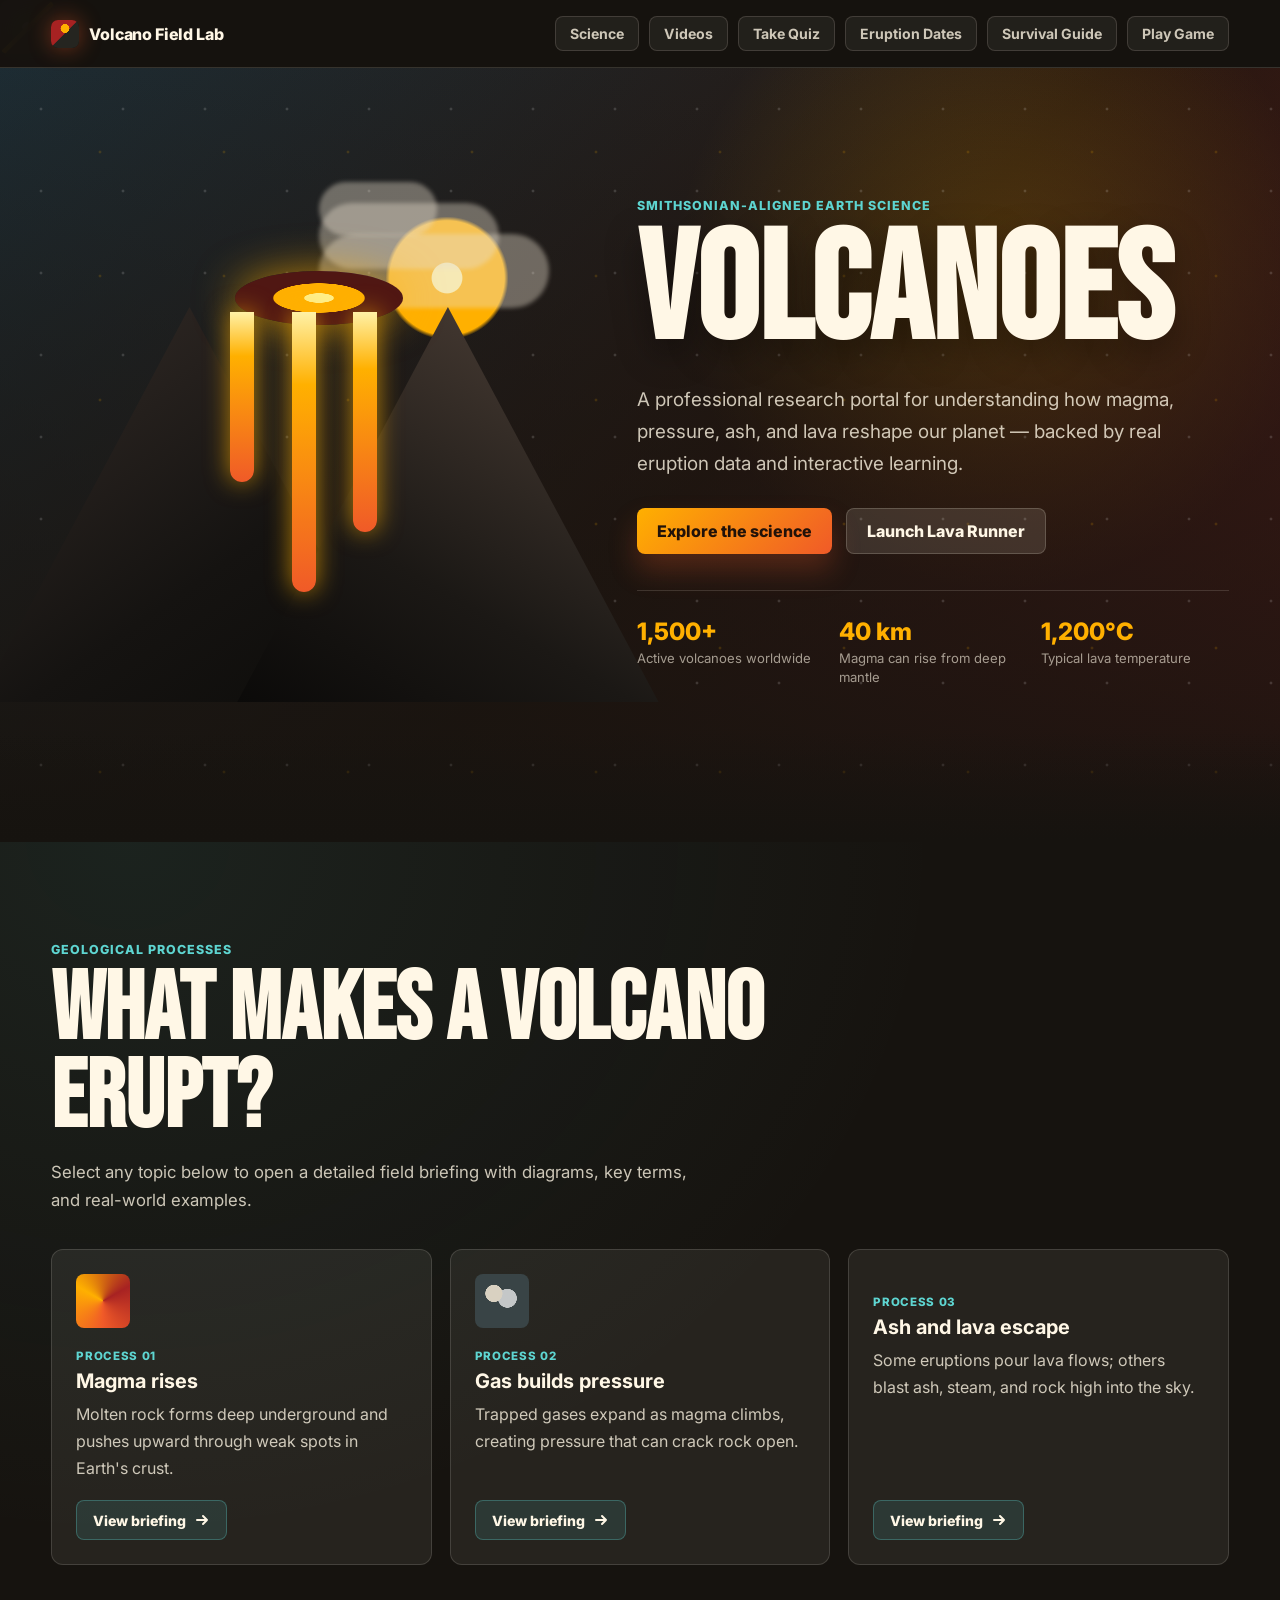
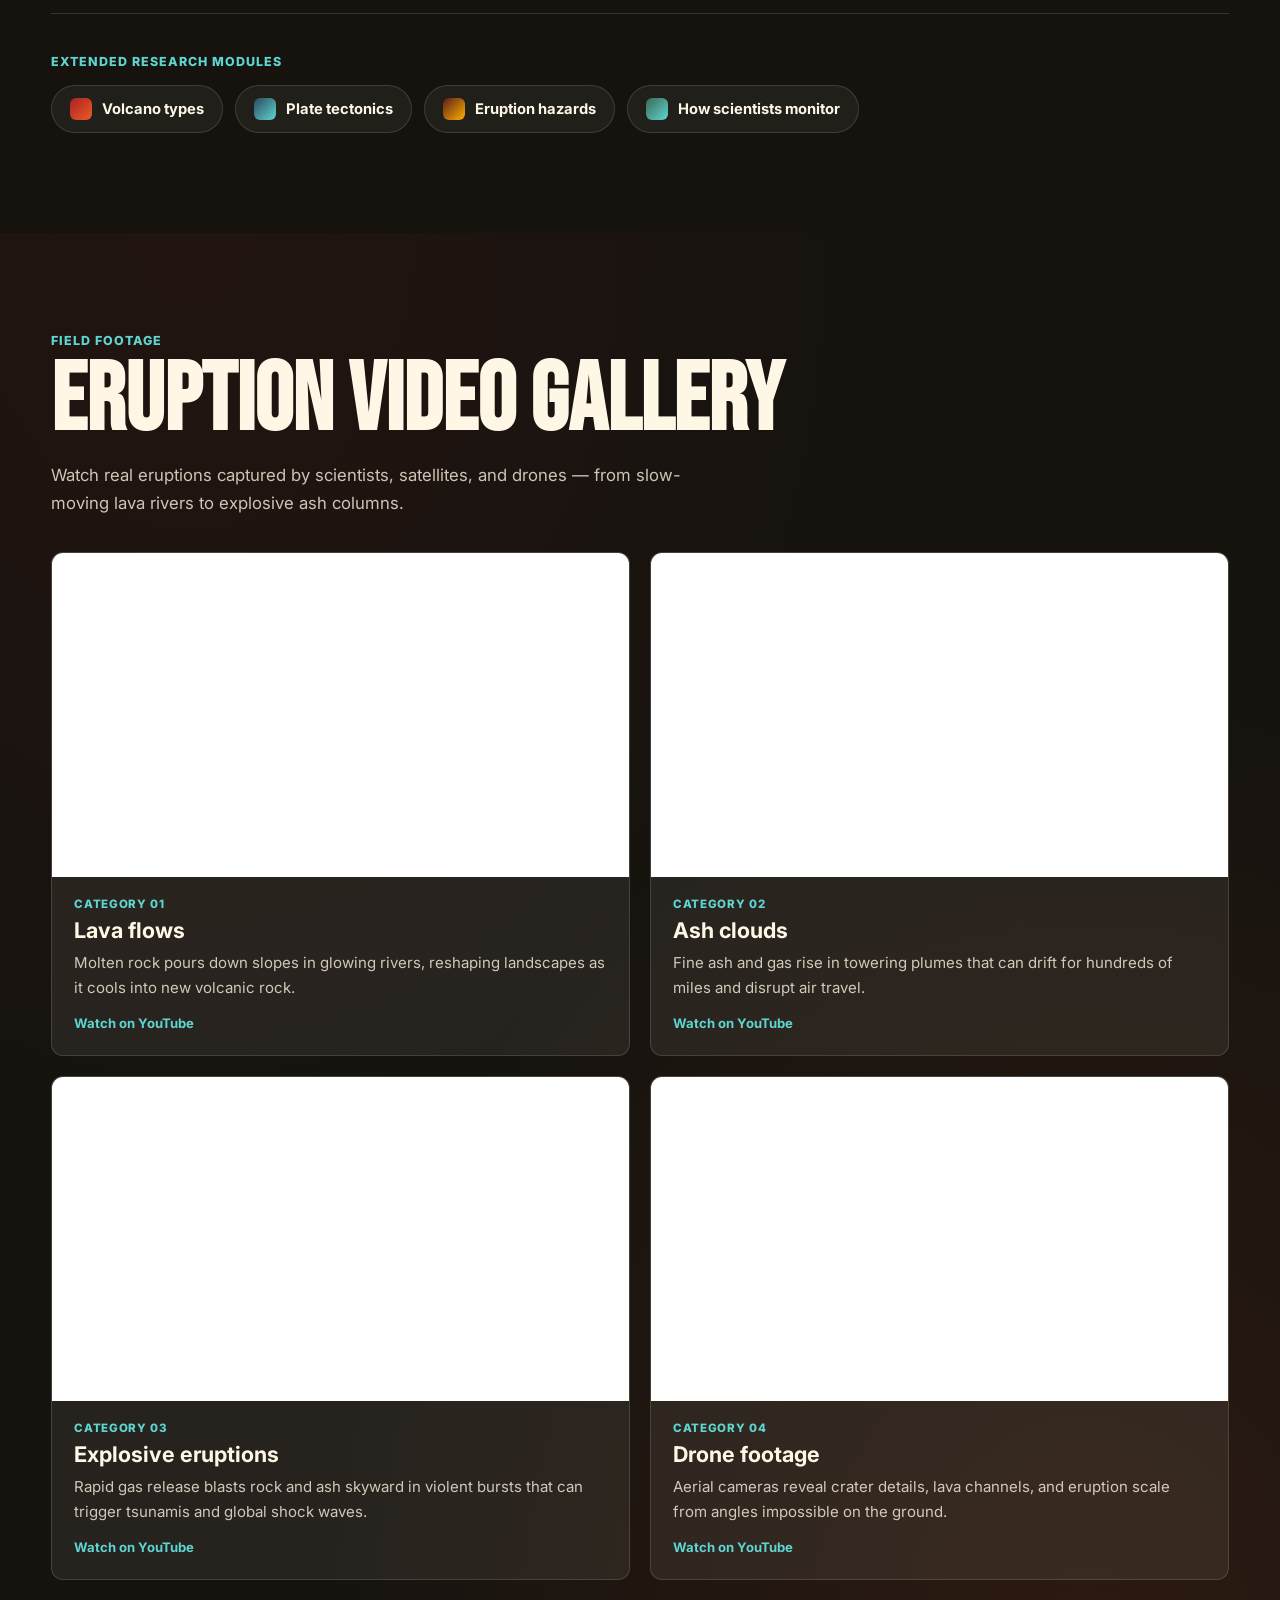
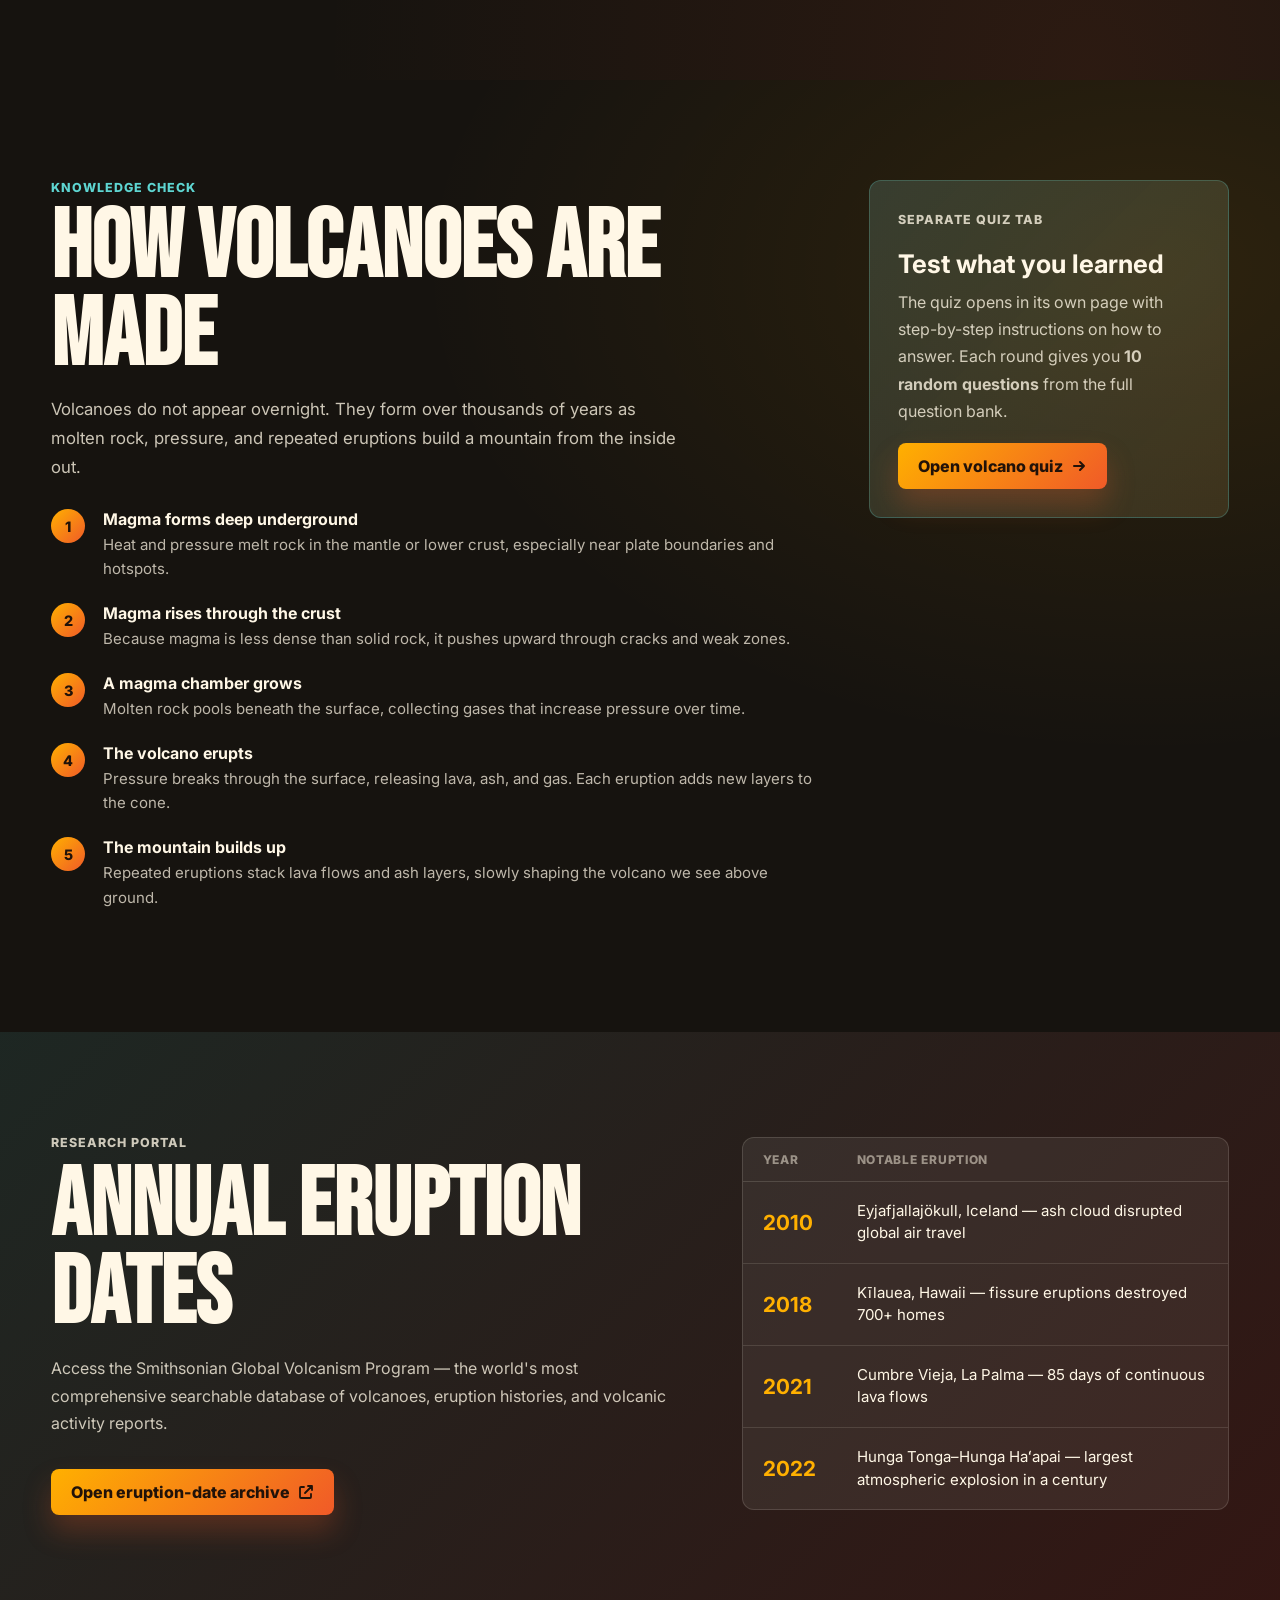
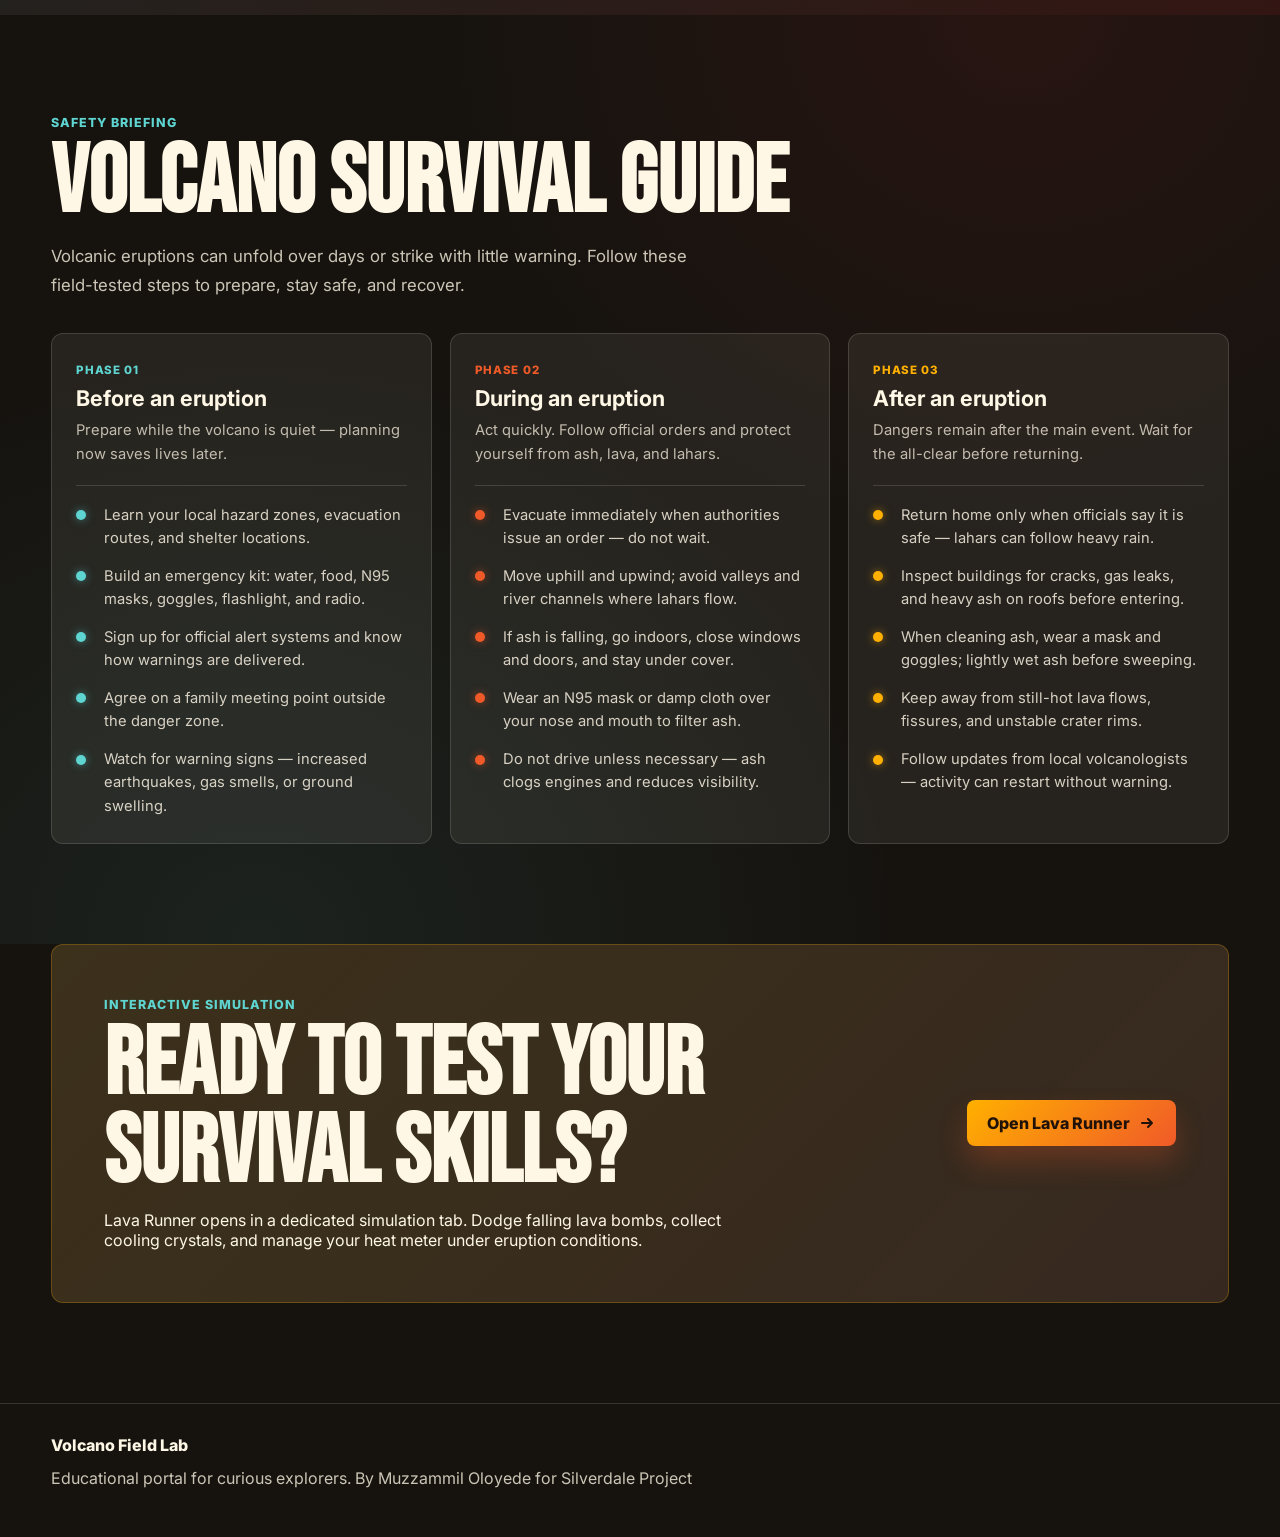
<file: index.html>
<!DOCTYPE html>
<html lang="en">
<head>
  <meta charset="UTF-8" />
  <meta name="viewport" content="width=device-width, initial-scale=1.0" />
  <title>Volcano Field Lab — Earth Science Research Portal</title>
  <link rel="preconnect" href="https://fonts.googleapis.com">
  <link rel="preconnect" href="https://fonts.gstatic.com" crossorigin>
  <link href="https://fonts.googleapis.com/css2?family=Bebas+Neue&family=Inter:wght@400;500;600;700;800&display=swap" rel="stylesheet">
  <link rel="stylesheet" href="styles.css" />
</head>
<body>
  <header class="site-header">
    <a class="brand" href="index.html" aria-label="Volcano Field Lab home">
      <span class="brand-mark"></span>
      <span>Volcano Field Lab</span>
    </a>
    <nav aria-label="Main navigation">
      <a href="#science" class="nav-link">Science</a>
      <a href="#gallery" class="nav-link">Videos</a>
      <a href="quiz.html" class="nav-link">Take Quiz</a>
      <a href="#archive" class="nav-link">Eruption Dates</a>
      <a href="#survival" class="nav-link">Survival Guide</a>
      <a href="game.html" class="nav-link">Play Game</a>
    </nav>
  </header>

  <main id="top">
    <section class="hero" aria-labelledby="hero-title">
      <div class="ash"></div>
      <div class="hero-art" aria-hidden="true">
        <div class="sun"></div>
        <div class="volcano">
          <div class="smoke smoke-one"></div>
          <div class="smoke smoke-two"></div>
          <div class="smoke smoke-three"></div>
          <div class="cone cone-left"></div>
          <div class="cone cone-right"></div>
          <div class="crater"></div>
          <div class="lava lava-one"></div>
          <div class="lava lava-two"></div>
          <div class="lava lava-three"></div>
        </div>
      </div>
      <div class="hero-copy">
        <p class="eyebrow">Smithsonian-aligned earth science</p>
        <h1 id="hero-title">Volcanoes</h1>
        <p>
          A professional research portal for understanding how magma, pressure, ash,
          and lava reshape our planet — backed by real eruption data and interactive learning.
        </p>
        <div class="hero-actions">
          <a class="button primary" href="#science">Explore the science</a>
          <a class="button secondary" href="game.html">Launch Lava Runner</a>
        </div>
        <div class="hero-stats" aria-label="Quick facts">
          <div class="stat">
            <strong>1,500+</strong>
            <span>Active volcanoes worldwide</span>
          </div>
          <div class="stat">
            <strong>40 km</strong>
            <span>Magma can rise from deep mantle</span>
          </div>
          <div class="stat">
            <strong>1,200°C</strong>
            <span>Typical lava temperature</span>
          </div>
        </div>
      </div>
    </section>

    <section id="science" class="section science-section" aria-labelledby="science-title">
      <div class="section-heading">
        <p class="eyebrow">Geological processes</p>
        <h2 id="science-title">What makes a volcano erupt?</h2>
        <p class="section-lead">
          Select any topic below to open a detailed field briefing with diagrams,
          key terms, and real-world examples.
        </p>
      </div>
      <div class="feature-grid">
        <article class="feature-card" data-topic="magma">
          <span class="feature-icon magma"></span>
          <div class="feature-meta">
            <span class="feature-tag">Process 01</span>
            <h3>Magma rises</h3>
          </div>
          <p>Molten rock forms deep underground and pushes upward through weak spots in Earth's crust.</p>
          <button class="button info-btn" type="button" data-open="magma" aria-haspopup="dialog">
            <span>View briefing</span>
            <svg width="16" height="16" viewBox="0 0 16 16" fill="none" aria-hidden="true"><path d="M3 8h10M9 4l4 4-4 4" stroke="currentColor" stroke-width="2" stroke-linecap="round" stroke-linejoin="round"/></svg>
          </button>
        </article>
        <article class="feature-card" data-topic="gas">
          <span class="feature-icon gas"></span>
          <div class="feature-meta">
            <span class="feature-tag">Process 02</span>
            <h3>Gas builds pressure</h3>
          </div>
          <p>Trapped gases expand as magma climbs, creating pressure that can crack rock open.</p>
          <button class="button info-btn" type="button" data-open="gas" aria-haspopup="dialog">
            <span>View briefing</span>
            <svg width="16" height="16" viewBox="0 0 16 16" fill="none" aria-hidden="true"><path d="M3 8h10M9 4l4 4-4 4" stroke="currentColor" stroke-width="2" stroke-linecap="round" stroke-linejoin="round"/></svg>
          </button>
        </article>
        <article class="feature-card" data-topic="ash">
          <span class="feature-icon ash"></span>
          <div class="feature-meta">
            <span class="feature-tag">Process 03</span>
            <h3>Ash and lava escape</h3>
          </div>
          <p>Some eruptions pour lava flows; others blast ash, steam, and rock high into the sky.</p>
          <button class="button info-btn" type="button" data-open="ash" aria-haspopup="dialog">
            <span>View briefing</span>
            <svg width="16" height="16" viewBox="0 0 16 16" fill="none" aria-hidden="true"><path d="M3 8h10M9 4l4 4-4 4" stroke="currentColor" stroke-width="2" stroke-linecap="round" stroke-linejoin="round"/></svg>
          </button>
        </article>
      </div>

      <div class="science-topics">
        <p class="eyebrow">Extended research modules</p>
        <div class="topic-buttons">
          <button class="topic-chip" type="button" data-open="types" aria-haspopup="dialog">
            <span class="chip-icon types"></span>
            Volcano types
          </button>
          <button class="topic-chip" type="button" data-open="plates" aria-haspopup="dialog">
            <span class="chip-icon plates"></span>
            Plate tectonics
          </button>
          <button class="topic-chip" type="button" data-open="hazards" aria-haspopup="dialog">
            <span class="chip-icon hazards"></span>
            Eruption hazards
          </button>
          <button class="topic-chip" type="button" data-open="monitoring" aria-haspopup="dialog">
            <span class="chip-icon monitoring"></span>
            How scientists monitor
          </button>
        </div>
      </div>
    </section>
    <!-- video section -->

    <section id="gallery" class="section gallery-section" aria-labelledby="gallery-title">
      <div class="section-heading">
        <p class="eyebrow">Field footage</p>
        <h2 id="gallery-title">Eruption video gallery</h2>
        <p class="section-lead">
          Watch real eruptions captured by scientists, satellites, and drones —
          from slow-moving lava rivers to explosive ash columns.
        </p>
      </div>
      <div class="video-grid">
        <article class="video-card">
          <div class="video-frame">
            <iframe
              src="https://www.youtube-nocookie.com/embed/ekfmBRs6eWg"
              title="June 7, 2023 — Video of eruption onset in Halemaʻumaʻu — USGS"
              loading="lazy"
              allow="accelerometer; autoplay; clipboard-write; encrypted-media; gyroscope; picture-in-picture; web-share"
              allowfullscreen
            ></iframe>
          </div>
          <div class="video-card-body">
            <span class="video-tag">Category 01</span>
            <h3>Lava flows</h3>
            <p>
              Molten rock pours down slopes in glowing rivers, reshaping landscapes
              as it cools into new volcanic rock.
            </p>
            <a
              class="video-source"
              href="https://www.youtube.com/watch?v=ekfmBRs6eWg"
              target="_blank"
              rel="noopener noreferrer"
            >Watch on YouTube</a>
          </div>
        </article>
        <article class="video-card">
          <div class="video-frame">
            <iframe
            src="https://www.youtube.com/embed/e-TMtRh8AIs"
              title="Eyjafjallajökull 2010 eruption — ash cloud footage"
              loading="lazy"
              allow="accelerometer; autoplay; clipboard-write; encrypted-media; gyroscope; picture-in-picture; web-share"
              allowfullscreen 
            ></iframe>
          </div>
          <div class="video-card-body">
            <span class="video-tag">Category 02</span>
            <h3>Ash clouds</h3>
            <p>
              Fine ash and gas rise in towering plumes that can drift for hundreds
              of miles and disrupt air travel.
            </p>
            <a
              class="video-source"
              href="https://www.youtube.com/watch?v=e-TMtRh8AIs"
              target="_blank"
              rel="noopener noreferrer"
            >Watch on YouTube</a>
          </div>
        </article>
        <article class="video-card">
          <div class="video-frame">
            <iframe
            src="https://www.youtube.com/embed/DBXGsp4auzY"
            title="Explosive eruptions"
            loading="lazy"
            allow="accelerometer; autoplay; clipboard-write; encrypted-media; gyroscope; picture-in-picture; web-share"
            allowfullscreen
          ></iframe>
          </div>
          <div class="video-card-body">
            <span class="video-tag">Category 03</span>
            <h3>Explosive eruptions</h3>
            <p>
              Rapid gas release blasts rock and ash skyward in violent bursts that
              can trigger tsunamis and global shock waves.
            </p>
            <a
              class="video-source"
              href="https://www.youtube.com/watch?v=AYla6q3is6w"
              target="_blank"
              rel="noopener noreferrer"
            >Watch on YouTube</a>
          </div>

        </article>
        <article class="video-card">
          <div class="video-frame">
            <iframe
              src="https://www.youtube-nocookie.com/embed/7vAYWly26Fc"
              title="Drone footage of Iceland volcanic eruption — Iceland FPV"
              loading="lazy"
              allow="accelerometer; autoplay; clipboard-write; encrypted-media; gyroscope; picture-in-picture; web-share"
              allowfullscreen
            ></iframe>
          </div>
          <div class="video-card-body">
            <span class="video-tag">Category 04</span>
            <h3>Drone footage</h3>
            <p>
              Aerial cameras reveal crater details, lava channels, and eruption
              scale from angles impossible on the ground.
            </p>
            <a
              class="video-source"
              href="https://www.youtube.com/watch?v=7vAYWly26Fc"
              target="_blank"
              rel="noopener noreferrer"
            >Watch on YouTube</a>
          </div>
        </article>
      </div>
    </section>

    <section id="formation" class="section formation-section" aria-labelledby="formation-title">
      <div class="formation-layout">
        <div class="formation-copy">
          <p class="eyebrow">Knowledge check</p>
          <h2 id="formation-title">How volcanoes are made</h2>
          <p class="section-lead">
            Volcanoes do not appear overnight. They form over thousands of years as molten rock,
            pressure, and repeated eruptions build a mountain from the inside out.
          </p>
          <ol class="formation-steps">
            <li>
              <strong>Magma forms deep underground</strong>
              <span>Heat and pressure melt rock in the mantle or lower crust, especially near plate boundaries and hotspots.</span>
            </li>
            <li>
              <strong>Magma rises through the crust</strong>
              <span>Because magma is less dense than solid rock, it pushes upward through cracks and weak zones.</span>
            </li>
            <li>
              <strong>A magma chamber grows</strong>
              <span>Molten rock pools beneath the surface, collecting gases that increase pressure over time.</span>
            </li>
            <li>
              <strong>The volcano erupts</strong>
              <span>Pressure breaks through the surface, releasing lava, ash, and gas. Each eruption adds new layers to the cone.</span>
            </li>
            <li>
              <strong>The mountain builds up</strong>
              <span>Repeated eruptions stack lava flows and ash layers, slowly shaping the volcano we see above ground.</span>
            </li>
          </ol>
        </div>
        <div class="formation-cta">
          <p class="eyebrow">Separate quiz tab</p>
          <h3>Test what you learned</h3>
          <p>
            The quiz opens in its own page with step-by-step instructions on how to answer.
            Each round gives you <strong>10 random questions</strong> from the full question bank.
          </p>
          <a class="button primary" href="quiz.html">
            Open volcano quiz
            <svg width="16" height="16" viewBox="0 0 16 16" fill="none" aria-hidden="true"><path d="M3 8h10M9 4l4 4-4 4" stroke="currentColor" stroke-width="2" stroke-linecap="round" stroke-linejoin="round"/></svg>
          </a>
        </div>
      </div>
    </section>

    <section id="archive" class="section archive-section" aria-labelledby="archive-title">
      <div class="archive-copy">
        <p class="eyebrow">Research portal</p>
        <h2 id="archive-title">Annual eruption dates</h2>
        <p>
          Access the Smithsonian Global Volcanism Program — the world's most comprehensive
          searchable database of volcanoes, eruption histories, and volcanic activity reports.
        </p>
        <a
          class="button primary archive-button"
          href="https://volcano.si.edu/search_eruption.cfm"
          target="_blank"
          rel="noopener noreferrer"
        >
          Open eruption-date archive
          <svg width="16" height="16" viewBox="0 0 16 16" fill="none" aria-hidden="true"><path d="M10 2h4v4M14 2 7 9M6 3H3a1 1 0 0 0-1 1v9a1 1 0 0 0 1 1h9a1 1 0 0 0 1-1v-3" stroke="currentColor" stroke-width="1.8" stroke-linecap="round" stroke-linejoin="round"/></svg>
        </a>
      </div>
      <div class="timeline" aria-label="Sample eruption records">
        <div class="timeline-header">
          <span>Year</span>
          <span>Notable eruption</span>
        </div>
        <div class="timeline-row">
          <strong>2010</strong>
          <span>Eyjafjallajökull, Iceland — ash cloud disrupted global air travel</span>
        </div>
        <div class="timeline-row">
          <strong>2018</strong>
          <span>Kīlauea, Hawaii — fissure eruptions destroyed 700+ homes</span>
        </div>
        <div class="timeline-row">
          <strong>2021</strong>
          <span>Cumbre Vieja, La Palma — 85 days of continuous lava flows</span>
        </div>
        <div class="timeline-row">
          <strong>2022</strong>
          <span>Hunga Tonga–Hunga Haʻapai — largest atmospheric explosion in a century</span>
        </div>
      </div>
    </section>

    <section id="survival" class="section survival-section" aria-labelledby="survival-title">
      <div class="section-heading">
        <p class="eyebrow">Safety briefing</p>
        <h2 id="survival-title">Volcano survival guide</h2>
        <p class="section-lead">
          Volcanic eruptions can unfold over days or strike with little warning.
          Follow these field-tested steps to prepare, stay safe, and recover.
        </p>
      </div>
      <div class="survival-grid">
        <article class="survival-card survival-card--before">
          <div class="survival-card-header">
            <span class="survival-phase">Phase 01</span>
            <h3>Before an eruption</h3>
            <p>Prepare while the volcano is quiet — planning now saves lives later.</p>
          </div>
          <ul class="survival-checklist">
            <li>Learn your local hazard zones, evacuation routes, and shelter locations.</li>
            <li>Build an emergency kit: water, food, N95 masks, goggles, flashlight, and radio.</li>
            <li>Sign up for official alert systems and know how warnings are delivered.</li>
            <li>Agree on a family meeting point outside the danger zone.</li>
            <li>Watch for warning signs — increased earthquakes, gas smells, or ground swelling.</li>
          </ul>
        </article>
        <article class="survival-card survival-card--during">
          <div class="survival-card-header">
            <span class="survival-phase">Phase 02</span>
            <h3>During an eruption</h3>
            <p>Act quickly. Follow official orders and protect yourself from ash, lava, and lahars.</p>
          </div>
          <ul class="survival-checklist">
            <li>Evacuate immediately when authorities issue an order — do not wait.</li>
            <li>Move uphill and upwind; avoid valleys and river channels where lahars flow.</li>
            <li>If ash is falling, go indoors, close windows and doors, and stay under cover.</li>
            <li>Wear an N95 mask or damp cloth over your nose and mouth to filter ash.</li>
            <li>Do not drive unless necessary — ash clogs engines and reduces visibility.</li>
          </ul>
        </article>
        <article class="survival-card survival-card--after">
          <div class="survival-card-header">
            <span class="survival-phase">Phase 03</span>
            <h3>After an eruption</h3>
            <p>Dangers remain after the main event. Wait for the all-clear before returning.</p>
          </div>
          <ul class="survival-checklist">
            <li>Return home only when officials say it is safe — lahars can follow heavy rain.</li>
            <li>Inspect buildings for cracks, gas leaks, and heavy ash on roofs before entering.</li>
            <li>When cleaning ash, wear a mask and goggles; lightly wet ash before sweeping.</li>
            <li>Keep away from still-hot lava flows, fissures, and unstable crater rims.</li>
            <li>Follow updates from local volcanologists — activity can restart without warning.</li>
          </ul>
        </article>
      </div>
    </section>

    <section class="section cta-section" aria-labelledby="cta-title">
      <div class="cta-panel">
        <div class="cta-copy">
          <p class="eyebrow">Interactive simulation</p>
          <h2 id="cta-title">Ready to test your survival skills?</h2>
          <p>
            Lava Runner opens in a dedicated simulation tab. Dodge falling lava bombs,
            collect cooling crystals, and manage your heat meter under eruption conditions.
          </p>
        </div>
        <a class="button primary cta-button" href="game.html">
          Open Lava Runner
          <svg width="18" height="18" viewBox="0 0 18 18" fill="none" aria-hidden="true"><path d="M4 9h10M10 5l4 4-4 4" stroke="currentColor" stroke-width="2" stroke-linecap="round" stroke-linejoin="round"/></svg>
        </a>
      </div>
    </section>
  </main>

  <footer>
    <div class="footer-inner">
      <p class="footer-brand">Volcano Field Lab</p>
      <p>Educational portal for curious explorers. By Muzzammil Oloyede for Silverdale Project</p>
    </div>
  </footer>

  <div class="modal-backdrop" id="modalBackdrop" hidden>
    <div
      class="modal"
      id="scienceModal"
      role="dialog"
      aria-modal="true"
      aria-labelledby="modalTitle"
      tabindex="-1"
    >
      <header class="modal-header">
        <div>
          <p class="modal-eyebrow" id="modalEyebrow"></p>
          <h2 id="modalTitle"></h2>
        </div>
        <button class="modal-close" type="button" id="modalClose" aria-label="Close briefing">
          <svg width="20" height="20" viewBox="0 0 20 20" fill="none" aria-hidden="true"><path d="M5 5l10 10M15 5 5 15" stroke="currentColor" stroke-width="2" stroke-linecap="round"/></svg>
        </button>
      </header>
      <div class="modal-body" id="modalBody"></div>
      <footer class="modal-footer">
        <button class="button secondary" type="button" id="modalPrev">Previous topic</button>
        <button class="button primary" type="button" id="modalNext">Next topic</button>
      </footer>
    </div>
  </div>

  <script src="science.js"></script>
</body>
</html>
</file>
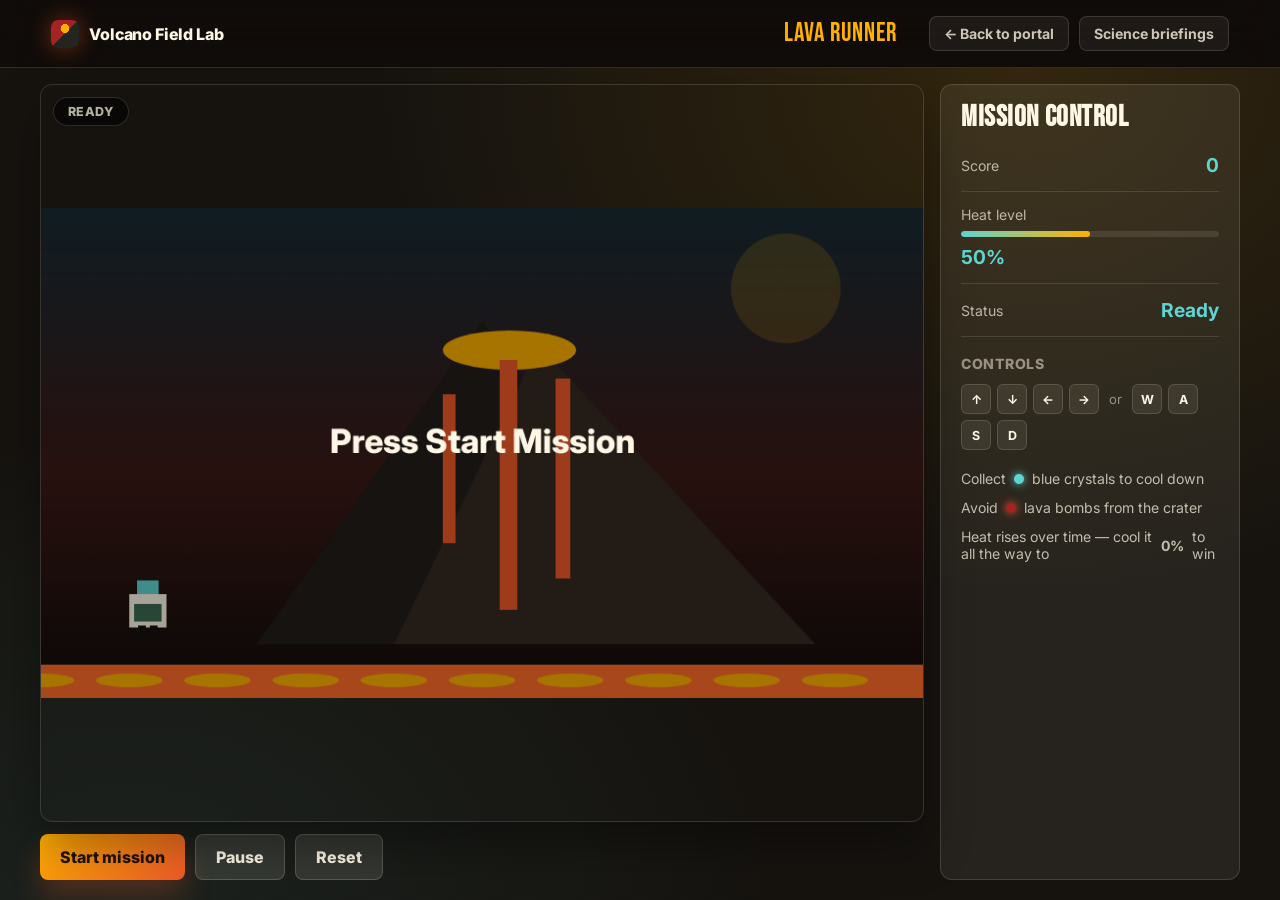
<file: game.html>
<!DOCTYPE html>
<html lang="en">
<head>
  <meta charset="UTF-8" />
  <meta name="viewport" content="width=device-width, initial-scale=1.0" />
  <title>Lava Runner — Volcano Field Lab</title>
  <link rel="preconnect" href="https://fonts.googleapis.com">
  <link rel="preconnect" href="https://fonts.gstatic.com" crossorigin>
  <link href="https://fonts.googleapis.com/css2?family=Bebas+Neue&family=Inter:wght@400;500;600;700;800&display=swap" rel="stylesheet">
  <link rel="stylesheet" href="styles.css" />
</head>
<body class="game-page">
  <header class="site-header game-header">
    <a class="brand" href="index.html" aria-label="Return to Volcano Field Lab">
      <span class="brand-mark"></span>
      <span>Volcano Field Lab</span>
    </a>
    <div class="game-header-right">
      <span class="game-title">Lava Runner</span>
      <nav aria-label="Game navigation">
        <a href="index.html" class="nav-link">← Back to portal</a>
        <a href="index.html#science" class="nav-link">Science briefings</a>
      </nav>
    </div>
  </header>

  <main class="game-main">
    <div class="game-layout">
      <div class="game-panel">
        <div class="game-frame" tabindex="0" aria-label="Lava Runner play area">
          <canvas id="lavaGame" width="900" height="500" aria-label="Lava Runner game canvas"></canvas>
          <div class="game-hud">
            <span class="hud-pill" id="hudStatus">Ready</span>
          </div>
        </div>
        <div class="game-controls">
          <button id="startGame" type="button" class="button primary">Start mission</button>
          <button id="pauseGame" type="button" class="button secondary">Pause</button>
          <button id="resetGame" type="button" class="button secondary">Reset</button>
        </div>
      </div>

      <aside class="score-panel" aria-label="Mission status">
        <h2>Mission control</h2>
        <div class="metric">
          <span>Score</span>
          <strong id="score">0</strong>
        </div>
        <div class="metric">
          <span>Heat level</span>
          <div class="heat-bar" aria-hidden="true">
            <div class="heat-fill" id="heatFill"></div>
          </div>
          <strong id="heat">0%</strong>
        </div>
        <div class="metric">
          <span>Status</span>
          <strong id="status">Ready</strong>
        </div>
        <div class="controls-guide">
          <h3>Controls</h3>
          <div class="key-grid">
            <kbd>↑</kbd><kbd>↓</kbd><kbd>←</kbd><kbd>→</kbd>
            <span>or</span>
            <kbd>W</kbd><kbd>A</kbd><kbd>S</kbd><kbd>D</kbd>
          </div>
          <ul>
            <li>Collect <span class="crystal-dot"></span> blue crystals to cool down</li>
            <li>Avoid <span class="bomb-dot"></span> lava bombs from the crater</li>
            <li>Heat rises over time — cool it all the way to <strong>0%</strong> to win</li>
          </ul>
        </div>
      </aside>
    </div>
  </main>

  <script src="game.js"></script>
</body>
</html>
</file>
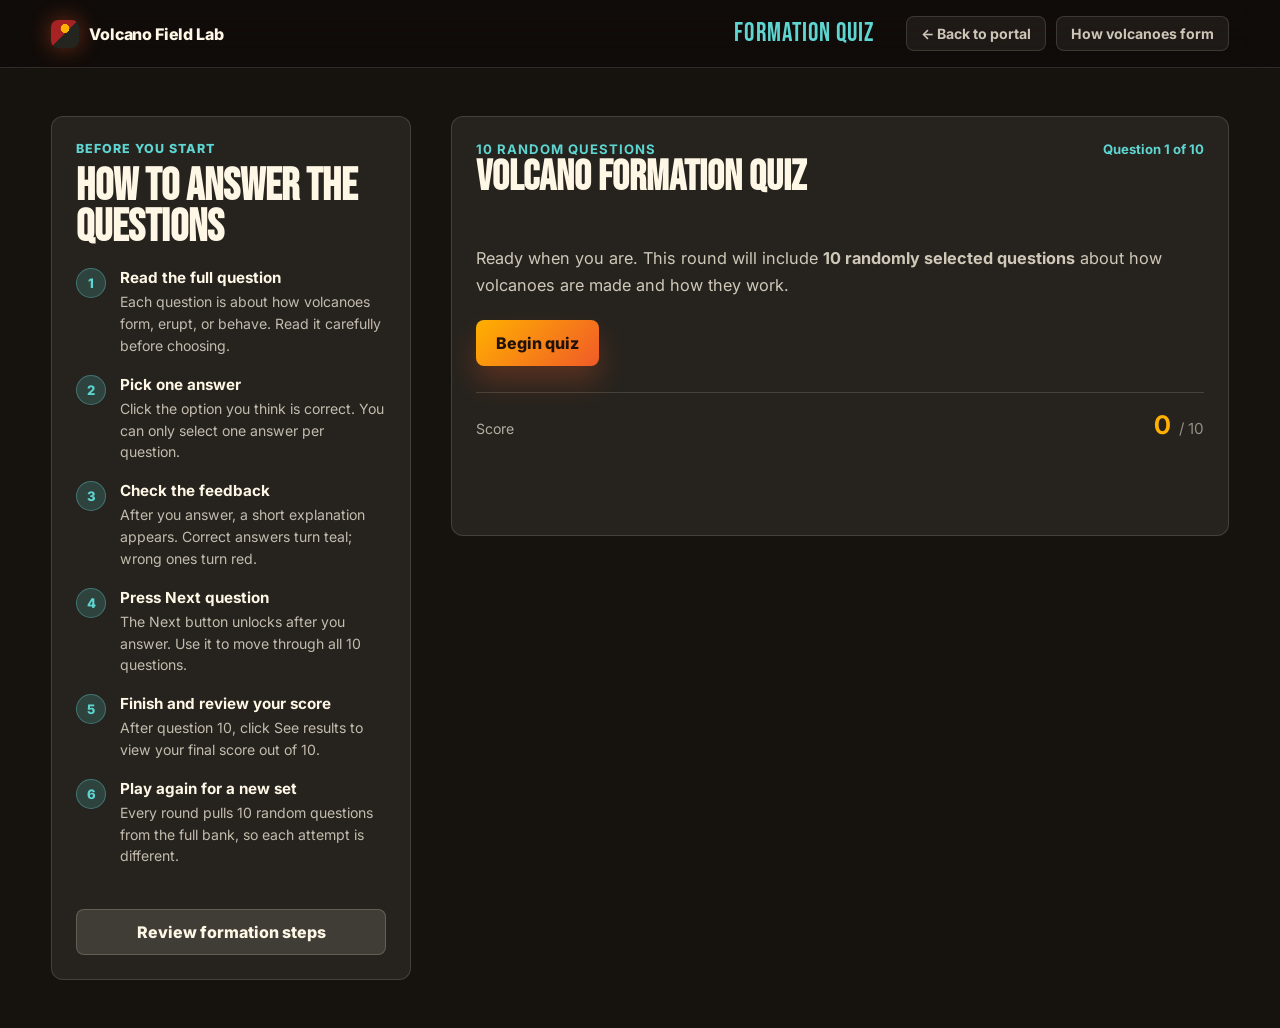
<file: quiz.html>
<!DOCTYPE html>
<html lang="en">
<head>
  <meta charset="UTF-8" />
  <meta name="viewport" content="width=device-width, initial-scale=1.0" />
  <title>Volcano Quiz — Volcano Field Lab</title>
  <link rel="preconnect" href="https://fonts.googleapis.com">
  <link rel="preconnect" href="https://fonts.gstatic.com" crossorigin>
  <link href="https://fonts.googleapis.com/css2?family=Bebas+Neue&family=Inter:wght@400;500;600;700;800&display=swap" rel="stylesheet">
  <link rel="stylesheet" href="styles.css" />
</head>
<body class="quiz-page">
  <header class="site-header quiz-header">
    <a class="brand" href="index.html" aria-label="Return to Volcano Field Lab">
      <span class="brand-mark"></span>
      <span>Volcano Field Lab</span>
    </a>
    <div class="quiz-header-right">
      <span class="quiz-page-title">Formation Quiz</span>
      <nav aria-label="Quiz navigation">
        <a href="index.html" class="nav-link">← Back to portal</a>
        <a href="index.html#formation" class="nav-link">How volcanoes form</a>
      </nav>
    </div>
  </header>

  <main class="quiz-page-main">
    <aside class="quiz-guide" aria-labelledby="guide-title">
      <p class="eyebrow">Before you start</p>
      <h2 id="guide-title">How to answer the questions</h2>
      <ol class="guide-steps">
        <li>
          <strong>Read the full question</strong>
          <span>Each question is about how volcanoes form, erupt, or behave. Read it carefully before choosing.</span>
        </li>
        <li>
          <strong>Pick one answer</strong>
          <span>Click the option you think is correct. You can only select one answer per question.</span>
        </li>
        <li>
          <strong>Check the feedback</strong>
          <span>After you answer, a short explanation appears. Correct answers turn teal; wrong ones turn red.</span>
        </li>
        <li>
          <strong>Press Next question</strong>
          <span>The Next button unlocks after you answer. Use it to move through all 10 questions.</span>
        </li>
        <li>
          <strong>Finish and review your score</strong>
          <span>After question 10, click See results to view your final score out of 10.</span>
        </li>
        <li>
          <strong>Play again for a new set</strong>
          <span>Every round pulls 10 random questions from the full bank, so each attempt is different.</span>
        </li>
      </ol>
      <a class="button secondary guide-link" href="index.html#formation">Review formation steps</a>
    </aside>

    <section class="quiz-panel quiz-panel--standalone" aria-labelledby="quiz-panel-title">
      <div class="quiz-panel-header">
        <div>
          <p class="eyebrow">10 random questions</p>
          <h2 id="quiz-panel-title">Volcano formation quiz</h2>
        </div>
        <p id="quizProgress">Question 1 of 10</p>
      </div>

      <div class="quiz-start" id="quizStart">
        <p>Ready when you are. This round will include <strong>10 randomly selected questions</strong> about how volcanoes are made and how they work.</p>
        <button class="button primary" type="button" id="quizBegin">Begin quiz</button>
      </div>

      <div class="quiz-active" id="quizActive" hidden>
        <p class="quiz-question" id="quizQuestion"></p>
        <div class="quiz-options" id="quizOptions" role="group" aria-label="Answer choices"></div>
        <p class="quiz-feedback" id="quizFeedback" hidden></p>
        <div class="quiz-actions">
          <button class="button primary" type="button" id="quizNext" disabled>Next question</button>
          <button class="button secondary" type="button" id="quizReset" hidden>New random quiz</button>
        </div>
      </div>

      <div class="quiz-score" id="quizScore" aria-live="polite">
        <span>Score</span>
        <strong id="quizScoreValue">0</strong>
        <span class="quiz-score-total">/ 10</span>
      </div>
    </section>
  </main>

  <script src="quiz.js"></script>
</body>
</html>
</file>
<file: styles.css>
:root {
  color-scheme: dark;
  --charcoal: #16130f;
  --basalt: #252520;
  --ash: #d9d1c1;
  --mist: #fff7e6;
  --ember: #f05a28;
  --lava: #ffb000;
  --crimson: #a72222;
  --teal: #5ed5d1;
  --forest: #3b6a54;
  --glass: rgba(255, 247, 230, 0.07);
  --glass-border: rgba(255, 247, 230, 0.14);
  --radius: 12px;
  --shadow: 0 24px 48px rgba(0, 0, 0, 0.35);
}

* {
  box-sizing: border-box;
}

html {
  scroll-behavior: smooth;
}

body {
  margin: 0;
  background: var(--charcoal);
  color: var(--mist);
  font-family: Inter, system-ui, -apple-system, BlinkMacSystemFont, "Segoe UI", sans-serif;
}

a {
  color: inherit;
}

/* ── Header ── */

.site-header {
  position: sticky;
  top: 0;
  z-index: 20;
  display: flex;
  align-items: center;
  justify-content: space-between;
  gap: 24px;
  padding: 16px clamp(18px, 4vw, 56px);
  background: rgba(22, 19, 15, 0.88);
  border-bottom: 1px solid var(--glass-border);
  backdrop-filter: blur(20px);
}

.brand {
  display: inline-flex;
  align-items: center;
  gap: 10px;
  font-weight: 800;
  text-decoration: none;
  letter-spacing: -0.01em;
}

.brand-mark {
  width: 28px;
  height: 28px;
  border-radius: 7px;
  background:
    radial-gradient(circle at 50% 30%, var(--lava) 0 18%, transparent 19%),
    linear-gradient(135deg, var(--crimson) 0 48%, var(--basalt) 49%);
  box-shadow: 0 0 22px rgba(240, 90, 40, 0.45);
}

nav {
  display: flex;
  flex-wrap: wrap;
  gap: 10px;
  font-size: 0.88rem;
  font-weight: 700;
}

.nav-link {
  text-decoration: none;
  padding: 8px 14px;
  border-radius: 8px;
  background: rgba(255, 247, 230, 0.06);
  border: 1px solid var(--glass-border);
  color: rgba(255, 247, 230, 0.78);
  transition: color 0.2s, background 0.2s, border-color 0.2s;
}

.nav-link:hover {
  background: rgba(255, 176, 0, 0.12);
  border-color: rgba(255, 176, 0, 0.35);
  color: var(--lava);
}

/* ── Hero ── */

.hero {
  position: relative;
  min-height: 86vh;
  display: grid;
  grid-template-columns: minmax(0, 0.95fr) minmax(320px, 1.05fr);
  align-items: center;
  gap: clamp(20px, 4vw, 56px);
  overflow: hidden;
  padding: clamp(48px, 7vw, 94px) clamp(18px, 4vw, 56px) clamp(72px, 9vw, 120px);
  background:
    linear-gradient(180deg, rgba(20, 15, 13, 0.1), rgba(22, 19, 15, 0.9)),
    radial-gradient(circle at 78% 26%, rgba(255, 176, 0, 0.26), transparent 28%),
    linear-gradient(135deg, #1e2f37 0%, #281811 54%, #5c1d19 100%);
}

.hero::after {
  content: "";
  position: absolute;
  inset: auto 0 0;
  height: 110px;
  background: linear-gradient(180deg, transparent, var(--charcoal));
  pointer-events: none;
}

.ash {
  position: absolute;
  inset: 0;
  opacity: 0.36;
  background-image:
    radial-gradient(circle, rgba(255,255,255,0.42) 0 1px, transparent 1.8px),
    radial-gradient(circle, rgba(255,176,0,0.45) 0 1px, transparent 1.8px);
  background-position: 0 0, 38px 22px;
  background-size: 82px 82px, 124px 124px;
  animation: drift 18s linear infinite;
}

.hero-copy {
  position: relative;
  z-index: 2;
  max-width: 620px;
}

.eyebrow {
  margin: 0 0 10px;
  color: var(--teal);
  font-weight: 800;
  letter-spacing: 0.08em;
  text-transform: uppercase;
  font-size: 0.78rem;
}

h1,
h2 {
  font-family: "Bebas Neue", Impact, sans-serif;
  line-height: 0.92;
  letter-spacing: 0;
  margin: 0;
}

h1 {
  font-size: clamp(5rem, 12vw, 9.6rem);
  text-shadow: 0 14px 34px rgba(0, 0, 0, 0.35);
}

h2 {
  font-size: clamp(3.2rem, 8vw, 6rem);
}

h3 {
  margin: 0;
  font-size: 1.25rem;
}

.hero-copy p:not(.eyebrow),
.archive-copy p,
.feature-card p,
.score-panel p,
.section-lead,
footer p,
.game-intro p {
  color: rgba(255, 247, 230, 0.78);
  line-height: 1.7;
}

.hero-copy p:not(.eyebrow) {
  max-width: 560px;
  font-size: clamp(1rem, 2vw, 1.18rem);
}

.hero-actions {
  display: flex;
  flex-wrap: wrap;
  gap: 14px;
  margin-top: 28px;
}

.hero-stats {
  display: grid;
  grid-template-columns: repeat(3, minmax(0, 1fr));
  gap: 14px;
  margin-top: 36px;
  padding-top: 28px;
  border-top: 1px solid var(--glass-border);
}

.stat {
  display: flex;
  flex-direction: column;
  gap: 4px;
}

.stat strong {
  font-size: 1.5rem;
  color: var(--lava);
  font-weight: 800;
  line-height: 1.1;
}

.stat span {
  font-size: 0.82rem;
  color: rgba(255, 247, 230, 0.6);
  line-height: 1.4;
}

/* ── Buttons ── */

.button,
.game-controls button {
  border: 0;
  border-radius: 8px;
  min-height: 46px;
  padding: 0 20px;
  display: inline-flex;
  align-items: center;
  justify-content: center;
  gap: 8px;
  font: inherit;
  font-weight: 800;
  text-decoration: none;
  cursor: pointer;
  transition: transform 0.18s, box-shadow 0.18s, background 0.18s;
}

.primary {
  color: #211209;
  background: linear-gradient(135deg, var(--lava), var(--ember));
  box-shadow: 0 16px 28px rgba(240, 90, 40, 0.25);
}

.secondary,
.game-controls button.secondary {
  color: var(--mist);
  background: rgba(255, 247, 230, 0.12);
  border: 1px solid rgba(255, 247, 230, 0.18);
}

.button:hover,
.game-controls button:hover {
  transform: translateY(-2px);
}

.primary:hover {
  box-shadow: 0 20px 36px rgba(240, 90, 40, 0.35);
}

/* ── Volcano art ── */

.hero-art {
  position: relative;
  z-index: 1;
  min-height: 520px;
}

.sun {
  position: absolute;
  right: 12%;
  top: 4%;
  width: 150px;
  aspect-ratio: 1;
  border-radius: 50%;
  background: radial-gradient(circle, #fff1a6 0 14%, #ffb000 15% 54%, rgba(255, 176, 0, 0) 58%);
  filter: blur(0.5px);
}

.volcano {
  position: absolute;
  left: 50%;
  bottom: 0;
  width: min(680px, 96vw);
  height: 520px;
  transform: translateX(-50%);
}

.cone-left,
.cone-right {
  position: absolute;
  bottom: 0;
  width: 62%;
  height: 76%;
  background: linear-gradient(145deg, #342c28, #151311 62%, #0d0c0a);
  clip-path: polygon(50% 0, 100% 100%, 0 100%);
}

.cone-left { left: 0; }
.cone-right {
  right: 0;
  background: linear-gradient(210deg, #51433a, #1b1815 64%, #0b0a09);
}

.crater {
  position: absolute;
  left: 50%;
  top: 17%;
  width: 168px;
  height: 54px;
  transform: translateX(-50%);
  border-radius: 50%;
  background: radial-gradient(ellipse at center, #fff08a 0 12%, var(--lava) 13% 38%, #501713 39% 100%);
  box-shadow: 0 0 42px rgba(255, 176, 0, 0.65);
}

.lava {
  position: absolute;
  top: 25%;
  width: 24px;
  border-radius: 0 0 16px 16px;
  background: linear-gradient(180deg, #fff1a6, var(--lava) 26%, var(--ember));
  box-shadow: 0 0 24px rgba(255, 176, 0, 0.7);
  animation: lavaPulse 1.4s ease-in-out infinite alternate;
}

.lava-one { left: 46%; height: 280px; }
.lava-two { left: 55%; height: 220px; animation-delay: 0.4s; }
.lava-three { left: 37%; height: 170px; animation-delay: 0.7s; }

.smoke {
  position: absolute;
  left: 50%;
  border-radius: 999px;
  background: rgba(233, 223, 204, 0.4);
  filter: blur(2px);
  animation: smokeFloat 5s ease-in-out infinite;
}

.smoke-one { top: 4%; width: 180px; height: 66px; }
.smoke-two { top: 0; width: 118px; height: 54px; animation-delay: 0.8s; }
.smoke-three { top: 10%; width: 230px; height: 74px; animation-delay: 1.5s; }

/* ── Sections ── */

.section {
  padding: clamp(58px, 8vw, 100px) clamp(18px, 4vw, 56px);
}

.section-heading {
  max-width: 820px;
  margin-bottom: 34px;
}

.section-lead {
  margin: 14px 0 0;
  max-width: 640px;
  font-size: 1.05rem;
}

.science-section {
  background:
    radial-gradient(ellipse at 10% 0%, rgba(94, 213, 209, 0.08), transparent 50%),
    var(--charcoal);
}

/* ── Feature cards ── */

.feature-grid {
  display: grid;
  grid-template-columns: repeat(3, minmax(0, 1fr));
  gap: 18px;
}

.feature-card,
.score-panel,
.timeline {
  border: 1px solid var(--glass-border);
  border-radius: var(--radius);
  background: var(--glass);
}

.feature-card {
  display: flex;
  flex-direction: column;
  min-height: 280px;
  padding: 24px;
  transition: border-color 0.25s, transform 0.25s, box-shadow 0.25s;
}

.feature-card:hover {
  border-color: rgba(255, 176, 0, 0.35);
  transform: translateY(-4px);
  box-shadow: var(--shadow);
}

.feature-meta {
  margin-top: 16px;
}

.feature-tag {
  display: inline-block;
  margin-bottom: 6px;
  font-size: 0.72rem;
  font-weight: 800;
  letter-spacing: 0.06em;
  text-transform: uppercase;
  color: var(--teal);
}

.feature-card h3 {
  margin-bottom: 8px;
}

.feature-card p {
  flex: 1;
  margin: 0 0 18px;
}

.feature-icon {
  display: block;
  width: 54px;
  height: 54px;
  border-radius: 8px;
}

.feature-icon.magma {
  background: conic-gradient(from 180deg, var(--ember), var(--lava), var(--crimson), var(--ember));
}

.feature-icon.gas {
  background:
    radial-gradient(circle at 35% 36%, var(--ash) 0 17%, transparent 18%),
    radial-gradient(circle at 60% 45%, rgba(255,255,255,0.7) 0 21%, transparent 22%),
    #394446;
}

.feature-icon.ash {
  background:
    linear-gradient(135deg, transparent 0 48%, var(--lava) 49% 54%, transparent 55%),
    radial-gradient(circle, var(--ash) 0 12%, transparent 13%),
    #2f2f2b;
}

.info-btn {
  align-self: flex-start;
  min-height: 40px;
  padding: 0 16px;
  font-size: 0.88rem;
  color: var(--mist);
  background: rgba(94, 213, 209, 0.12);
  border: 1px solid rgba(94, 213, 209, 0.3);
}

.info-btn:hover {
  background: rgba(94, 213, 209, 0.22);
  color: var(--teal);
}

/* ── Topic chips ── */

.science-topics {
  margin-top: 48px;
  padding-top: 40px;
  border-top: 1px solid var(--glass-border);
}

.topic-buttons {
  display: flex;
  flex-wrap: wrap;
  gap: 12px;
  margin-top: 16px;
}

.topic-chip {
  display: inline-flex;
  align-items: center;
  gap: 10px;
  padding: 12px 18px;
  border: 1px solid var(--glass-border);
  border-radius: 999px;
  background: rgba(255, 247, 230, 0.05);
  color: var(--mist);
  font: inherit;
  font-weight: 700;
  font-size: 0.92rem;
  cursor: pointer;
  transition: border-color 0.2s, background 0.2s, transform 0.2s;
}

.topic-chip:hover {
  border-color: rgba(255, 176, 0, 0.4);
  background: rgba(255, 176, 0, 0.1);
  transform: translateY(-2px);
}

.chip-icon {
  width: 22px;
  height: 22px;
  border-radius: 6px;
  flex-shrink: 0;
}

.chip-icon.types {
  background: linear-gradient(135deg, var(--crimson), var(--ember));
}

.chip-icon.plates {
  background: linear-gradient(135deg, #2a4a5e, var(--teal));
}

.chip-icon.hazards {
  background: linear-gradient(135deg, #5c1d19, var(--lava));
}

.chip-icon.monitoring {
  background: linear-gradient(135deg, var(--forest), #5ed5d1);
}

/* ── Video gallery ── */

.gallery-section {
  background:
    radial-gradient(ellipse at 85% 100%, rgba(240, 90, 40, 0.1), transparent 50%),
    radial-gradient(ellipse at 15% 0%, rgba(167, 34, 34, 0.08), transparent 45%),
    var(--charcoal);
}

.video-grid {
  display: grid;
  grid-template-columns: repeat(2, minmax(0, 1fr));
  gap: 20px;
}

.video-card {
  display: flex;
  flex-direction: column;
  border: 1px solid var(--glass-border);
  border-radius: var(--radius);
  background: var(--glass);
  overflow: hidden;
  transition: border-color 0.25s, transform 0.25s, box-shadow 0.25s;
}

.video-card:hover {
  border-color: rgba(255, 176, 0, 0.35);
  transform: translateY(-4px);
  box-shadow: var(--shadow);
}

.video-frame {
  position: relative;
  aspect-ratio: 16 / 9;
  background: #0d0c0a;
}

.video-frame iframe {
  position: absolute;
  inset: 0;
  width: 100%;
  height: 100%;
  border: 0;
}

.video-card-body {
  display: flex;
  flex-direction: column;
  flex: 1;
  padding: 20px 22px 24px;
}

.video-tag {
  display: inline-block;
  margin-bottom: 6px;
  font-size: 0.72rem;
  font-weight: 800;
  letter-spacing: 0.06em;
  text-transform: uppercase;
  color: var(--teal);
}

.video-card h3 {
  margin-bottom: 8px;
  font-size: 1.35rem;
}

.video-card p {
  margin: 0 0 14px;
  color: rgba(255, 247, 230, 0.78);
  line-height: 1.65;
  font-size: 0.94rem;
}

.video-source {
  margin-top: auto;
  font-size: 0.82rem;
  font-weight: 700;
  color: var(--teal);
  text-decoration: none;
  transition: color 0.2s;
}

.video-source:hover {
  color: var(--lava);
}

/* ── Formation & Quiz ── */

.formation-section {
  background:
    radial-gradient(ellipse at 90% 20%, rgba(255, 176, 0, 0.1), transparent 45%),
    var(--charcoal);
}

.formation-layout {
  display: grid;
  grid-template-columns: minmax(0, 1fr) minmax(280px, 360px);
  gap: clamp(24px, 4vw, 48px);
  align-items: start;
}

.formation-cta {
  padding: 28px;
  border: 1px solid rgba(94, 213, 209, 0.25);
  border-radius: var(--radius);
  background:
    linear-gradient(135deg, rgba(94, 213, 209, 0.1), rgba(255, 176, 0, 0.06)),
    var(--glass);
}

.formation-cta h3 {
  margin: 0 0 10px;
  font-size: 1.6rem;
}

.formation-cta p {
  margin: 0 0 18px;
  line-height: 1.7;
  color: rgba(255, 247, 230, 0.78);
}

.formation-steps {
  margin: 28px 0 0;
  padding: 0;
  list-style: none;
  counter-reset: step;
}

.formation-steps li {
  position: relative;
  padding: 0 0 22px 52px;
  counter-increment: step;
}

.formation-steps li::before {
  content: counter(step);
  position: absolute;
  left: 0;
  top: 0;
  width: 34px;
  height: 34px;
  display: flex;
  align-items: center;
  justify-content: center;
  border-radius: 50%;
  background: linear-gradient(135deg, var(--lava), var(--ember));
  color: #211209;
  font-weight: 800;
  font-size: 0.9rem;
}

.formation-steps li strong {
  display: block;
  margin-bottom: 4px;
  color: var(--mist);
}

.formation-steps li span {
  display: block;
  color: rgba(255, 247, 230, 0.72);
  line-height: 1.6;
  font-size: 0.94rem;
}

.quiz-panel {
  padding: 24px;
  border: 1px solid var(--glass-border);
  border-radius: var(--radius);
  background: var(--glass);
}

.quiz-panel-header {
  display: flex;
  align-items: flex-start;
  justify-content: space-between;
  gap: 12px;
  margin-bottom: 18px;
}

.quiz-panel-header h2,
.quiz-panel-header h3 {
  margin: 0;
  font-size: clamp(2rem, 4vw, 2.6rem);
  font-family: "Bebas Neue", Impact, sans-serif;
  line-height: 1;
}

.quiz-panel-header p {
  margin: 0;
  font-size: 0.82rem;
  font-weight: 700;
  color: var(--teal);
  white-space: nowrap;
}

.quiz-page {
  min-height: 100vh;
  background: var(--charcoal);
}

.quiz-header {
  background: rgba(16, 12, 10, 0.95);
}

.quiz-header-right {
  display: flex;
  align-items: center;
  gap: clamp(16px, 3vw, 32px);
}

.quiz-page-title {
  font-family: "Bebas Neue", Impact, sans-serif;
  font-size: 1.6rem;
  letter-spacing: 0.04em;
  color: var(--teal);
}

.quiz-page-main {
  display: grid;
  grid-template-columns: minmax(260px, 360px) minmax(0, 1fr);
  gap: clamp(20px, 4vw, 40px);
  align-items: start;
  padding: clamp(24px, 4vw, 48px) clamp(18px, 4vw, 56px) 48px;
}

.quiz-guide {
  padding: 24px;
  border: 1px solid var(--glass-border);
  border-radius: var(--radius);
  background: var(--glass);
  position: sticky;
  top: 88px;
}

.quiz-guide h2 {
  font-size: clamp(2rem, 4vw, 2.8rem);
  margin-bottom: 8px;
}

.guide-steps {
  margin: 20px 0 24px;
  padding: 0;
  list-style: none;
  counter-reset: guide;
}

.guide-steps li {
  position: relative;
  padding: 0 0 18px 44px;
  counter-increment: guide;
}

.guide-steps li::before {
  content: counter(guide);
  position: absolute;
  left: 0;
  top: 0;
  width: 28px;
  height: 28px;
  display: flex;
  align-items: center;
  justify-content: center;
  border-radius: 50%;
  background: rgba(94, 213, 209, 0.18);
  border: 1px solid rgba(94, 213, 209, 0.35);
  color: var(--teal);
  font-weight: 800;
  font-size: 0.82rem;
}

.guide-steps li strong {
  display: block;
  margin-bottom: 4px;
  color: var(--mist);
  font-size: 0.95rem;
}

.guide-steps li span {
  display: block;
  color: rgba(255, 247, 230, 0.72);
  line-height: 1.55;
  font-size: 0.88rem;
}

.guide-link {
  width: 100%;
}

.quiz-panel--standalone {
  min-height: 420px;
}

.quiz-start {
  padding: 28px 0 8px;
}

.quiz-start p {
  margin: 0 0 20px;
  line-height: 1.7;
  color: rgba(255, 247, 230, 0.78);
  font-size: 1.02rem;
}

.quiz-question {
  margin: 0 0 16px;
  font-size: 1.05rem;
  font-weight: 600;
  line-height: 1.5;
}

.quiz-options {
  display: grid;
  gap: 10px;
}

.quiz-option {
  width: 100%;
  padding: 14px 16px;
  border: 1px solid var(--glass-border);
  border-radius: 8px;
  background: rgba(255, 247, 230, 0.05);
  color: var(--mist);
  font: inherit;
  font-weight: 600;
  text-align: left;
  cursor: pointer;
  transition: border-color 0.2s, background 0.2s;
}

.quiz-option:hover:not(:disabled) {
  border-color: rgba(94, 213, 209, 0.4);
  background: rgba(94, 213, 209, 0.1);
}

.quiz-option:disabled {
  cursor: default;
}

.quiz-option.correct {
  border-color: rgba(94, 213, 209, 0.6);
  background: rgba(94, 213, 209, 0.18);
}

.quiz-option.wrong {
  border-color: rgba(167, 34, 34, 0.6);
  background: rgba(167, 34, 34, 0.18);
}

.quiz-feedback {
  margin: 16px 0 0;
  padding: 12px 14px;
  border-radius: 8px;
  font-size: 0.92rem;
  line-height: 1.6;
}

.quiz-feedback.correct {
  background: rgba(94, 213, 209, 0.12);
  border-left: 3px solid var(--teal);
}

.quiz-feedback.wrong {
  background: rgba(167, 34, 34, 0.12);
  border-left: 3px solid var(--crimson);
}

.quiz-actions {
  display: flex;
  gap: 10px;
  margin-top: 18px;
}

.quiz-score {
  display: flex;
  align-items: baseline;
  gap: 8px;
  margin-top: 18px;
  padding-top: 16px;
  border-top: 1px solid var(--glass-border);
}

.quiz-score > span:first-child {
  margin-right: auto;
  color: rgba(255, 247, 230, 0.65);
  font-size: 0.88rem;
}

.quiz-score strong {
  font-size: 1.6rem;
  color: var(--lava);
}

.quiz-score-total {
  color: rgba(255, 247, 230, 0.5);
  font-size: 0.95rem;
}

/* ── Archive ── */

.archive-section {
  display: grid;
  grid-template-columns: minmax(0, 0.9fr) minmax(280px, 0.7fr);
  gap: clamp(22px, 5vw, 70px);
  align-items: center;
  background: linear-gradient(135deg, rgba(94, 213, 209, 0.1), rgba(167, 34, 34, 0.2));
}

.archive-copy {
  max-width: 720px;
}

.archive-button {
  margin-top: 16px;
}

.timeline {
  overflow: hidden;
}

.timeline-header {
  display: grid;
  grid-template-columns: 78px minmax(0, 1fr);
  gap: 16px;
  padding: 14px 20px;
  font-size: 0.75rem;
  font-weight: 800;
  letter-spacing: 0.06em;
  text-transform: uppercase;
  color: rgba(255, 247, 230, 0.5);
  border-bottom: 1px solid var(--glass-border);
}

.timeline-row {
  display: grid;
  grid-template-columns: 78px minmax(0, 1fr);
  gap: 16px;
  align-items: center;
  padding: 18px 20px;
  border-bottom: 1px solid rgba(255, 247, 230, 0.12);
}

.timeline-row:last-child {
  border-bottom: 0;
}

.timeline-row strong {
  color: var(--lava);
  font-size: 1.3rem;
}

.timeline-row span {
  min-width: 0;
  font-size: 0.94rem;
  line-height: 1.5;
}

/* ── Survival guide ── */

.survival-section {
  background:
    radial-gradient(ellipse at 20% 100%, rgba(94, 213, 209, 0.08), transparent 45%),
    radial-gradient(ellipse at 80% 0%, rgba(167, 34, 34, 0.12), transparent 40%),
    var(--charcoal);
}

.survival-grid {
  display: grid;
  grid-template-columns: repeat(3, minmax(0, 1fr));
  gap: 18px;
}

.survival-card {
  display: flex;
  flex-direction: column;
  padding: 24px;
  border: 1px solid var(--glass-border);
  border-radius: var(--radius);
  background: var(--glass);
  transition: border-color 0.25s, transform 0.25s, box-shadow 0.25s;
}

.survival-card:hover {
  transform: translateY(-4px);
  box-shadow: var(--shadow);
}

.survival-card--before:hover {
  border-color: rgba(94, 213, 209, 0.4);
}

.survival-card--during:hover {
  border-color: rgba(240, 90, 40, 0.45);
}

.survival-card--after:hover {
  border-color: rgba(255, 176, 0, 0.4);
}

.survival-card-header {
  margin-bottom: 18px;
  padding-bottom: 18px;
  border-bottom: 1px solid var(--glass-border);
}

.survival-phase {
  display: inline-block;
  margin-bottom: 8px;
  font-size: 0.72rem;
  font-weight: 800;
  letter-spacing: 0.06em;
  text-transform: uppercase;
}

.survival-card--before .survival-phase {
  color: var(--teal);
}

.survival-card--during .survival-phase {
  color: var(--ember);
}

.survival-card--after .survival-phase {
  color: var(--lava);
}

.survival-card-header h3 {
  margin-bottom: 8px;
  font-size: 1.35rem;
}

.survival-card-header p {
  margin: 0;
  color: rgba(255, 247, 230, 0.72);
  line-height: 1.6;
  font-size: 0.92rem;
}

.survival-checklist {
  margin: 0;
  padding: 0;
  list-style: none;
}

.survival-checklist li {
  position: relative;
  padding: 0 0 14px 28px;
  color: rgba(255, 247, 230, 0.82);
  line-height: 1.6;
  font-size: 0.92rem;
}

.survival-checklist li:last-child {
  padding-bottom: 0;
}

.survival-checklist li::before {
  content: "";
  position: absolute;
  left: 0;
  top: 0.45em;
  width: 10px;
  height: 10px;
  border-radius: 50%;
}

.survival-card--before .survival-checklist li::before {
  background: var(--teal);
  box-shadow: 0 0 8px rgba(94, 213, 209, 0.5);
}

.survival-card--during .survival-checklist li::before {
  background: var(--ember);
  box-shadow: 0 0 8px rgba(240, 90, 40, 0.5);
}

.survival-card--after .survival-checklist li::before {
  background: var(--lava);
  box-shadow: 0 0 8px rgba(255, 176, 0, 0.5);
}

/* ── CTA section ── */

.cta-section {
  padding-top: 0;
}

.cta-panel {
  display: flex;
  align-items: center;
  justify-content: space-between;
  gap: 32px;
  padding: clamp(32px, 5vw, 52px);
  border: 1px solid rgba(255, 176, 0, 0.25);
  border-radius: var(--radius);
  background:
    linear-gradient(135deg, rgba(255, 176, 0, 0.1), rgba(240, 90, 40, 0.08)),
    var(--glass);
}

.cta-copy {
  max-width: 620px;
}

.cta-copy p:not(.eyebrow) {
  margin: 12px 0 0;
}

.cta-button {
  flex-shrink: 0;
  white-space: nowrap;
}

/* ── Modal ── */

.modal-backdrop {
  position: fixed;
  inset: 0;
  z-index: 100;
  display: flex;
  align-items: center;
  justify-content: center;
  padding: 20px;
  background: rgba(10, 8, 6, 0.72);
  backdrop-filter: blur(8px);
  opacity: 0;
  transition: opacity 0.28s ease;
}

.modal-backdrop.is-open {
  opacity: 1;
}

.modal-backdrop[hidden] {
  display: none;
}

.modal {
  width: min(640px, 100%);
  max-height: min(88vh, 760px);
  display: flex;
  flex-direction: column;
  border: 1px solid var(--glass-border);
  border-radius: var(--radius);
  background: #1e1a16;
  box-shadow: var(--shadow);
  transform: translateY(16px) scale(0.98);
  transition: transform 0.28s ease;
  outline: none;
}

.modal-backdrop.is-open .modal {
  transform: translateY(0) scale(1);
}

.modal-header {
  display: flex;
  align-items: flex-start;
  justify-content: space-between;
  gap: 16px;
  padding: 24px 24px 0;
}

.modal-eyebrow {
  margin: 0 0 4px;
  font-size: 0.72rem;
  font-weight: 800;
  letter-spacing: 0.06em;
  text-transform: uppercase;
  color: var(--teal);
}

.modal-header h2 {
  font-size: clamp(2rem, 5vw, 2.8rem);
  line-height: 1;
}

.modal-close {
  flex-shrink: 0;
  width: 40px;
  height: 40px;
  display: flex;
  align-items: center;
  justify-content: center;
  border: 1px solid var(--glass-border);
  border-radius: 8px;
  background: rgba(255, 247, 230, 0.06);
  color: var(--mist);
  cursor: pointer;
  transition: background 0.2s;
}

.modal-close:hover {
  background: rgba(255, 247, 230, 0.12);
}

.modal-body {
  flex: 1;
  overflow-y: auto;
  padding: 20px 24px;
  color: rgba(255, 247, 230, 0.82);
  line-height: 1.7;
}

.modal-body p {
  margin: 0 0 16px;
}

.modal-body h3 {
  margin: 20px 0 10px;
  font-size: 1rem;
  color: var(--lava);
}

.modal-body ul {
  margin: 0 0 16px;
  padding-left: 20px;
}

.modal-body li {
  margin-bottom: 8px;
}

.modal-facts {
  display: grid;
  grid-template-columns: repeat(3, minmax(0, 1fr));
  gap: 10px;
  margin: 20px 0;
}

.fact {
  display: flex;
  flex-direction: column;
  gap: 4px;
  padding: 14px;
  border: 1px solid var(--glass-border);
  border-radius: 8px;
  background: rgba(255, 247, 230, 0.04);
}

.fact strong {
  font-size: 0.95rem;
  color: var(--teal);
}

.fact span {
  font-size: 0.78rem;
  color: rgba(255, 247, 230, 0.6);
  line-height: 1.4;
}

.modal-example {
  padding: 14px 16px;
  border-left: 3px solid var(--lava);
  border-radius: 0 8px 8px 0;
  background: rgba(255, 176, 0, 0.08);
  font-size: 0.94rem;
}

.modal-footer {
  display: flex;
  gap: 10px;
  padding: 16px 24px 24px;
  border-top: 1px solid var(--glass-border);
}

.modal-footer .button {
  flex: 1;
}

/* ── Game page ── */

html:has(.game-page) {
  height: 100%;
  overflow: hidden;
}

.game-page {
  height: 100vh;
  height: 100dvh;
  display: flex;
  flex-direction: column;
  overflow: hidden;
  overscroll-behavior: none;
}

.game-header {
  flex-shrink: 0;
  background: rgba(16, 12, 10, 0.95);
}

.game-header-right {
  display: flex;
  align-items: center;
  gap: clamp(16px, 3vw, 32px);
}

.game-title {
  font-family: "Bebas Neue", Impact, sans-serif;
  font-size: 1.6rem;
  letter-spacing: 0.04em;
  color: var(--lava);
}

.game-main {
  flex: 1;
  min-height: 0;
  display: flex;
  flex-direction: column;
  overflow: hidden;
  padding: 16px clamp(18px, 4vw, 40px) 20px;
  background:
    radial-gradient(ellipse at 80% 0%, rgba(255, 176, 0, 0.12), transparent 45%),
    radial-gradient(ellipse at 10% 100%, rgba(94, 213, 209, 0.08), transparent 40%),
    var(--charcoal);
}

.game-layout {
  flex: 1;
  min-height: 0;
  display: grid;
  grid-template-columns: minmax(0, 1fr) minmax(240px, 300px);
  gap: 16px;
  align-items: stretch;
}

.game-panel {
  min-width: 0;
  min-height: 0;
  display: flex;
  flex-direction: column;
}

.game-frame {
  position: relative;
  flex: 1;
  min-height: 0;
  display: flex;
  align-items: center;
  justify-content: center;
  border-radius: var(--radius);
  overflow: hidden;
  border: 1px solid var(--glass-border);
  box-shadow: var(--shadow);
  touch-action: none;
  outline: none;
}

.game-frame:focus-visible {
  border-color: rgba(94, 213, 209, 0.5);
  box-shadow: var(--shadow), 0 0 0 2px rgba(94, 213, 209, 0.25);
}

.game-page canvas {
  display: block;
  background: #101010;
}

.game-hud {
  position: absolute;
  top: 12px;
  left: 12px;
}

.hud-pill {
  display: inline-block;
  padding: 6px 14px;
  border-radius: 999px;
  font-size: 0.78rem;
  font-weight: 800;
  letter-spacing: 0.04em;
  text-transform: uppercase;
  background: rgba(0, 0, 0, 0.55);
  border: 1px solid var(--glass-border);
  color: rgba(255, 247, 230, 0.7);
}

.hud-pill.active {
  color: var(--teal);
  border-color: rgba(94, 213, 209, 0.4);
}

.hud-pill.paused {
  color: var(--lava);
  border-color: rgba(255, 176, 0, 0.4);
}

.hud-pill.win {
  color: var(--teal);
  border-color: rgba(94, 213, 209, 0.5);
}

.heat-fill.cooled {
  background: linear-gradient(90deg, var(--teal), #7ee8e4);
}

.game-controls {
  display: flex;
  gap: 10px;
  flex-wrap: wrap;
  flex-shrink: 0;
  margin-top: 12px;
}

.game-page .score-panel {
  padding: 20px;
  min-height: 0;
  overflow-y: auto;
  overscroll-behavior: contain;
}

.score-panel h2 {
  font-size: 1.8rem;
  margin-bottom: 8px;
  font-family: "Bebas Neue", Impact, sans-serif;
  letter-spacing: 0.02em;
}

.metric {
  display: flex;
  flex-wrap: wrap;
  align-items: center;
  justify-content: space-between;
  gap: 8px;
  padding: 14px 0;
  border-bottom: 1px solid rgba(255, 247, 230, 0.12);
}

.metric span {
  color: rgba(255, 247, 230, 0.68);
  font-size: 0.88rem;
}

.metric strong {
  color: var(--teal);
  font-size: 1.2rem;
}

.heat-bar {
  flex: 1 1 100%;
  height: 6px;
  border-radius: 999px;
  background: rgba(255, 247, 230, 0.1);
  overflow: hidden;
}

.heat-fill {
  height: 100%;
  width: 0%;
  border-radius: 999px;
  background: linear-gradient(90deg, var(--teal), var(--lava));
  transition: width 0.15s ease;
}

.heat-fill.critical {
  background: linear-gradient(90deg, var(--lava), var(--crimson));
}

.controls-guide {
  margin-top: 18px;
}

.controls-guide h3 {
  margin-bottom: 12px;
  font-size: 0.88rem;
  font-weight: 800;
  letter-spacing: 0.04em;
  text-transform: uppercase;
  color: rgba(255, 247, 230, 0.5);
}

.key-grid {
  display: flex;
  align-items: center;
  flex-wrap: wrap;
  gap: 6px;
  margin-bottom: 14px;
}

.key-grid span {
  font-size: 0.82rem;
  color: rgba(255, 247, 230, 0.5);
  margin: 0 4px;
}

kbd {
  display: inline-flex;
  align-items: center;
  justify-content: center;
  min-width: 30px;
  height: 30px;
  padding: 0 6px;
  border: 1px solid var(--glass-border);
  border-radius: 6px;
  background: rgba(255, 247, 230, 0.08);
  font-family: inherit;
  font-size: 0.78rem;
  font-weight: 700;
}

.controls-guide ul {
  margin: 0;
  padding: 0;
  list-style: none;
}

.controls-guide li {
  display: flex;
  align-items: center;
  gap: 8px;
  padding: 6px 0;
  font-size: 0.88rem;
  color: rgba(255, 247, 230, 0.72);
}

.crystal-dot,
.bomb-dot {
  display: inline-block;
  width: 10px;
  height: 10px;
  border-radius: 50%;
  flex-shrink: 0;
}

.crystal-dot {
  background: var(--teal);
  box-shadow: 0 0 8px var(--teal);
}

.bomb-dot {
  background: var(--crimson);
  box-shadow: 0 0 8px var(--ember);
}

/* ── Footer ── */

footer {
  padding: 28px clamp(18px, 4vw, 56px) 44px;
  border-top: 1px solid var(--glass-border);
}

.footer-inner {
  max-width: 720px;
}

.footer-brand {
  margin: 0 0 6px;
  font-weight: 800;
  color: var(--mist);
}

footer p {
  margin: 0;
}

/* ── Animations ── */

@keyframes drift {
  from { background-position: 0 0, 38px 22px; }
  to { background-position: 82px 164px, 162px 270px; }
}

@keyframes lavaPulse {
  from { filter: brightness(0.9); transform: scaleY(0.98); }
  to { filter: brightness(1.24); transform: scaleY(1.02); }
}

@keyframes smokeFloat {
  0%, 100% { transform: translate(-50%, 0) scale(1); opacity: 0.32; }
  50% { transform: translate(-44%, -28px) scale(1.18); opacity: 0.5; }
}

/* ── Responsive ── */

@media (max-width: 860px) {
  .site-header {
    align-items: flex-start;
    flex-direction: column;
  }

  .hero,
  .archive-section,
  .formation-layout,
  .quiz-page-main,
  .cta-panel {
    grid-template-columns: 1fr;
    flex-direction: column;
    align-items: flex-start;
  }

  .game-layout {
    grid-template-columns: 1fr;
    grid-template-rows: minmax(0, 1fr) auto;
  }

  .game-page .score-panel {
    max-height: 200px;
  }

  .hero {
    padding-top: 36px;
  }

  .hero-art {
    order: -1;
    min-height: 360px;
  }

  .volcano {
    height: 360px;
  }

  .feature-grid,
  .video-grid,
  .survival-grid {
    grid-template-columns: 1fr;
  }

  .hero-stats {
    grid-template-columns: 1fr;
  }

  .modal-facts {
    grid-template-columns: 1fr;
  }

  .cta-button {
    width: 100%;
  }
}

@media (max-width: 560px) {
  nav {
    width: 100%;
    justify-content: space-between;
    flex-wrap: wrap;
  }

  h1 {
    font-size: 5rem;
  }

  .button,
  .game-controls button {
    width: 100%;
  }

  .timeline-header,
  .timeline-row {
    grid-template-columns: 1fr;
    gap: 4px;
  }

  .modal-footer {
    flex-direction: column;
  }
}
</file>
